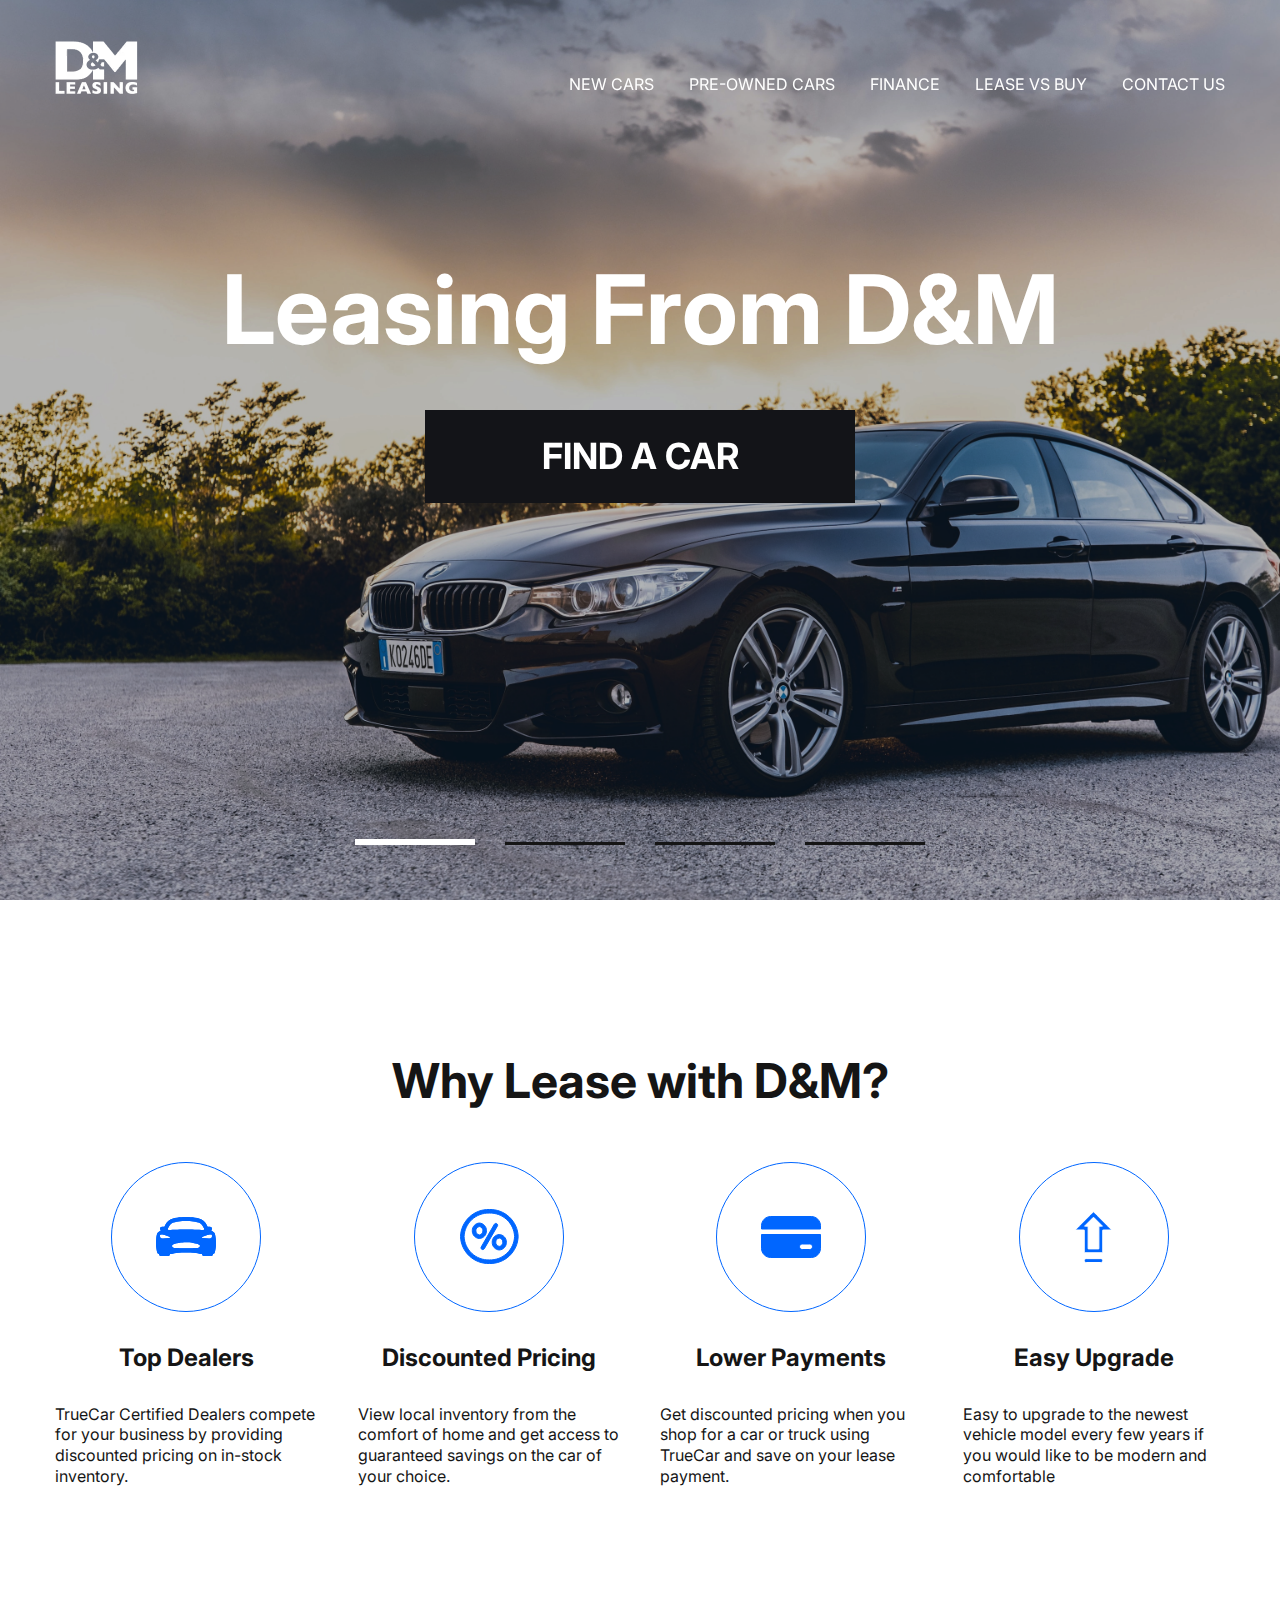
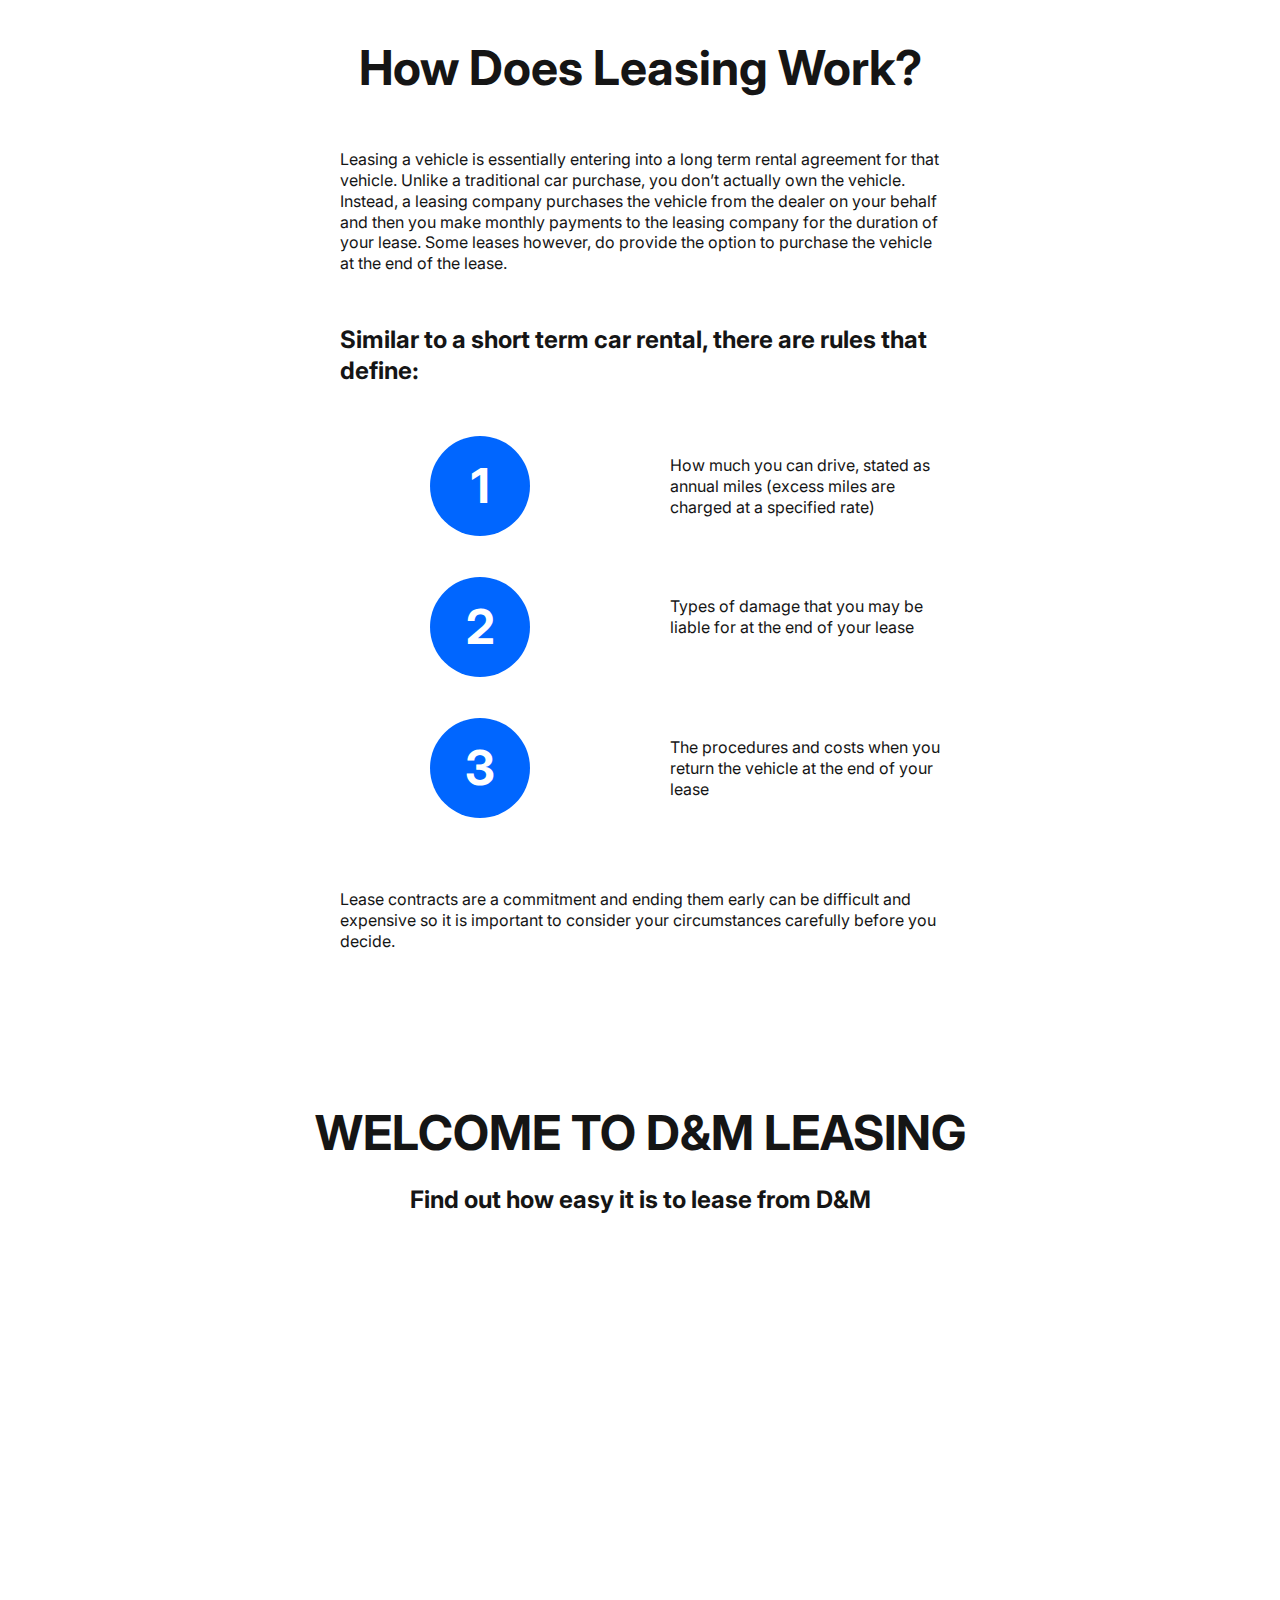
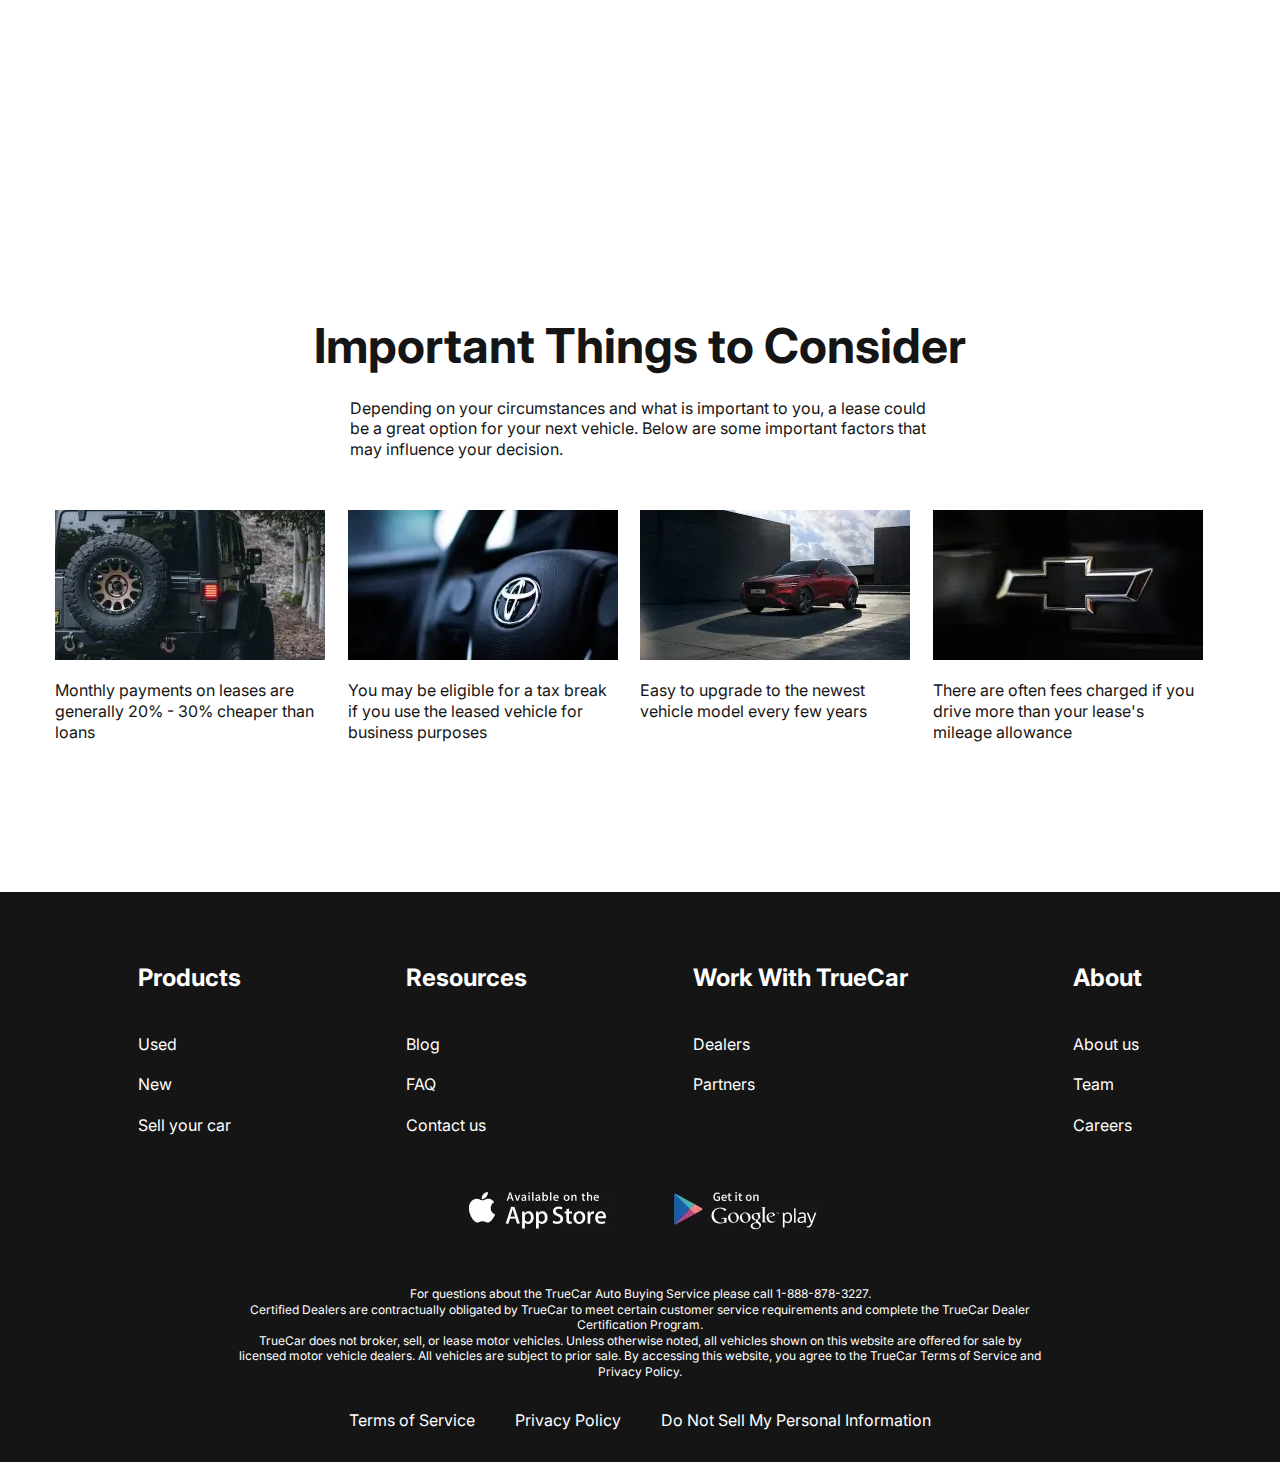
<file: index.html>
<!DOCTYPE html><html lang="en"><head><meta charset="UTF-8"/><meta http-equiv="X-UA-Compatible" content="IE=edge"/><meta name="viewport" content="width=device-width, initial-scale=1.0"/><title>CARS</title><link rel="stylesheet" href="https://cdn.jsdelivr.net/npm/swiper@10/swiper-bundle.min.css"/><link rel="stylesheet" href="./css/common.css"/><link rel="stylesheet" href="./css/main.css"/></head><body><header class="header header-main"><div class="container"><div class="header__inner"><a class="logo" href="./index.html"><picture><source srcset="./img/icons/logo.webp" type="image/webp"><img src="./img/icons/logo.png" alt="Logotipe"></picture></a><nav class="menu"> <button class="menu__btn"><span></span><span></span><span></span></button><ul class="menu__list"><li class="menu__list-item"><a href="./new-cars.html" class="menu__list-link">NEW CARS</a></li><li class="menu__list-item"><a href="#" class="menu__list-link">PRE-OWNED CARS</a></li><li class="menu__list-item"><a href="#" class="menu__list-link">FINANCE</a></li><li class="menu__list-item"><a href="#" class="menu__list-link">LEASE VS BUY</a></li><li class="menu__list-item"><a href="./contacts.html" class="menu__list-link">CONTACT US</a></li></ul></nav></div></div></header><main class="main"><section class="top"><div class="container"><h1 class="title">Leasing From D&M</h1> <a href="#" class="top__link">FIND A CAR</a></div></section><div class="slider"><div class="swiper"><div class="swiper-wrapper"><div class="swiper-slide img__bg" style="background-image: url('./img/icons/car.png') "></div><div class="swiper-slide img__bg" style="background-image: url('./img/icons/car4.jpg') "></div><div class="swiper-slide img__bg" style="background-image: url('./img/icons/car2.jpg') "></div><div class="swiper-slide img__bg" style="background-image: url('./img/icons/car3.jpg') "></div> ...</div><div class="swiper-pagination"></div></div></div><section class="why-lease"><div class="container"><h2 class="section-title"> Why Lease with D&M?</h2><ul class="why-lease__list"><li class="why-lease__item"><picture><source srcset="./img/icons/dealers.svg" type="image/webp"><img src="./img/icons/dealers.svg" alt="img" class="why-lease__item-img"></picture><h3 class=" why-lease__item-title"> Top Dealers</h3><p class=" why-lease__item-text"> TrueCar Certified Dealers compete for your business by providing discounted pricing on in-stock inventory.</p></li><li class="why-lease__item"><picture><source srcset="./img/icons/discount.svg" type="image/webp"><img src="./img/icons/discount.svg" alt="img" class="why-lease__item-img"></picture><h3 class=" why-lease__item-title"> Discounted Pricing</h3><p class=" why-lease__item-text"> View local inventory from the comfort of home and get access to guaranteed savings on the car of your choice.</p></li><li class="why-lease__item"><picture><source srcset="./img/icons/payment.svg" type="image/webp"><img src="./img/icons/payment.svg" alt="img" class="why-lease__item-img"></picture><h3 class=" why-lease__item-title"> Lower Payments</h3><p class=" why-lease__item-text"> Get discounted pricing when you shop for a car or truck using TrueCar and save on your lease payment.</p></li><li class="why-lease__item"><picture><source srcset="./img/icons/update.svg" type="image/webp"><img src="./img/icons/update.svg" alt="imb" class="why-lease__item-img"></picture><h3 class=" why-lease__item-title"> Easy Upgrade</h3><p class=" why-lease__item-text"> Easy to upgrade to the newest vehicle model every few years if you would like to be modern and comfortable</p></li></ul></div></section><section class="how-does"><div class="container"><div class="how-does__inner"><h2 class="section-title"> How Does Leasing Work?</h2><p class=" how-does-text"> Leasing a vehicle is essentially entering into a long term rental agreement for that vehicle. Unlike a traditional car purchase, you don’t actually own the vehicle. Instead, a leasing company purchases the vehicle from the dealer on your behalf and then you make monthly payments to the leasing company for the duration of your lease. Some leases however, do provide the option to purchase the vehicle at the end of the lease.</p><h4 class="how-does-title"> Similar to a short term car rental, there are rules that define:</h4><ol class="how-does-list"><li class="how-does-item"> How much you can drive, stated as annual miles (excess miles are charged at a specified rate)</li><li class="how-does-item"> Types of damage that you may be liable for at the end of your lease</li><li class="how-does-item"> The procedures and costs when you return the vehicle at the end of your lease</li></ol><p class=" how-does-text"> Lease contracts are a commitment and ending them early can be difficult and expensive so it is important to consider your circumstances carefully before you decide.</p></div></div></section><section class="video"><div class="container"><h2 class="section-title video__title"> WELCOME TO D&M LEASING</h2><p class="video__text"> Find out how easy it is to lease from D&M</p><iframe class="video__content" width="1000" height="500" src="https://www.youtube.com/embed/zwB3nrWU3gA" title="YouTube video player" frameborder="0" allow="accelerometer; autoplay; clipboard-write; encrypted-media; gyroscope; picture-in-picture; web-share" allowfullscreen></iframe></div></section><section class="important"><div class="container"><h2 class="section-title important__title"> Important Things to Consider</h2><p class="important__text"> Depending on your circumstances and what is important to you, a lease could be a great option for your next vehicle. Below are some important factors that may influence your decision.</p><ul class="important__list"><li class="important__item"><picture><source srcset="./img/icons/imp1.webp" type="image/webp"><img src="./img/icons/imp1.jpg" alt="" class="important__item-img"></picture><p class="important__item-text"> Monthly payments on leases are generally 20% - 30% cheaper than loans</p></li><li class="important__item"><picture><source srcset="./img/icons/imp2.webp" type="image/webp"><img src="./img/icons/imp2.jpg" alt="" class="important__item-img"></picture><p class="important__item-text"> You may be eligible for a tax break if you use the leased vehicle for business purposes</p></li><li class="important__item"><picture><source srcset="./img/icons/imp3.webp" type="image/webp"><img src="./img/icons/imp3.jpg" alt="" class="important__item-img"></picture><p class="important__item-text"> Easy to upgrade to the newest vehicle model every few years</p></li><li class="important__item"><picture><source srcset="./img/icons/imp4.webp" type="image/webp"><img src="./img/icons/imp4.jpg" alt="" class="important__item-img"></picture><p class="important__item-text"> There are often fees charged if you drive more than your lease's mileage allowance</p></li></ul></div></section></main><footer class="footer"><div class="container"><nav class="footer__menu"><ul class="footer__menu-list"><li class="footer__menu-item"><p class="footer__menu-title">Products</p></li><li class="footer__menu-item"> <a href="#" class="footer__menu-link">Used</a></li><li class="footer__menu-item"> <a href="#" class="footer__menu-link">New</a></li><li class="footer__menu-item"> <a href="#" class="footer__menu-link">Sell your car</a></li></ul><ul class="footer__menu-list"><li class="footer__menu-item"><p class="footer__menu-title">Resources</p></li><li class="footer__menu-item"> <a href="#" class="footer__menu-link">Blog</a></li><li class="footer__menu-item"> <a href="#" class="footer__menu-link">FAQ</a></li><li class="footer__menu-item"> <a href="#" class="footer__menu-link">Contact us</a></li></ul><ul class="footer__menu-list"><li class="footer__menu-item"><p class="footer__menu-title">Work With TrueCar</p></li><li class="footer__menu-item"> <a href="#" class="footer__menu-link">Dealers</a></li><li class="footer__menu-item"> <a href="#" class="footer__menu-link">Partners</a></li><li class="footer__menu-item"><a href="#" class="footer__menu-link"></a></li></ul><ul class="footer__menu-list"><li class="footer__menu-item"><p class="footer__menu-title">About</p></li><li class="footer__menu-item"> <a href="#" class="footer__menu-link">About us</a></li><li class="footer__menu-item"> <a href="#" class="footer__menu-link">Team</a></li><li class="footer__menu-item"> <a href="#" class="footer__menu-link">Careers</a></li></ul></nav><ul class="app"><li class="app__item"><a href="#" class="app__item-link"><picture><source srcset="./img/social/app-store.webp" type="image/webp"><img src="./img/social/app-store.png" alt=""></picture></a></li><li class="app__item"><a href="#" class="app__item-link"><picture><source srcset="./img/social/google-play.webp" type="image/webp"><img src="./img/social/google-play.png" alt=""></picture></a></li></ul><div class="footer__copy"><p class="footer__copy-text"> For questions about the TrueCar Auto Buying Service please call 1-888-878-3227.<br> Certified Dealers are contractually obligated by TrueCar to meet certain customer service requirements and complete the TrueCar Dealer Certification Program.</p><p class="footer__copy-text"> TrueCar does not broker, sell, or lease motor vehicles. Unless otherwise noted, all vehicles shown on this website are offered for sale by licensed motor vehicle dealers. All vehicles are subject to prior sale. By accessing this website, you agree to the TrueCar Terms of Service and Privacy Policy.</p></div><nav class="copy__nav"><ul class="copy__nav-list"><li class="copy__nav-item"><a href="#" class="copy__nav-link">Terms of Service</a></li><li class="copy__nav-item"><a href="#" class="copy__nav-link">Privacy Policy</a></li><li class="copy__nav-item"><a href="#" class="copy__nav-link">Do Not Sell My Personal Information</a></li></ul></nav></div></footer><script src="https://cdn.jsdelivr.net/npm/swiper@10/swiper-bundle.min.js"></script><script src="./js/index.bundle.js"></script></body></html>
</file>
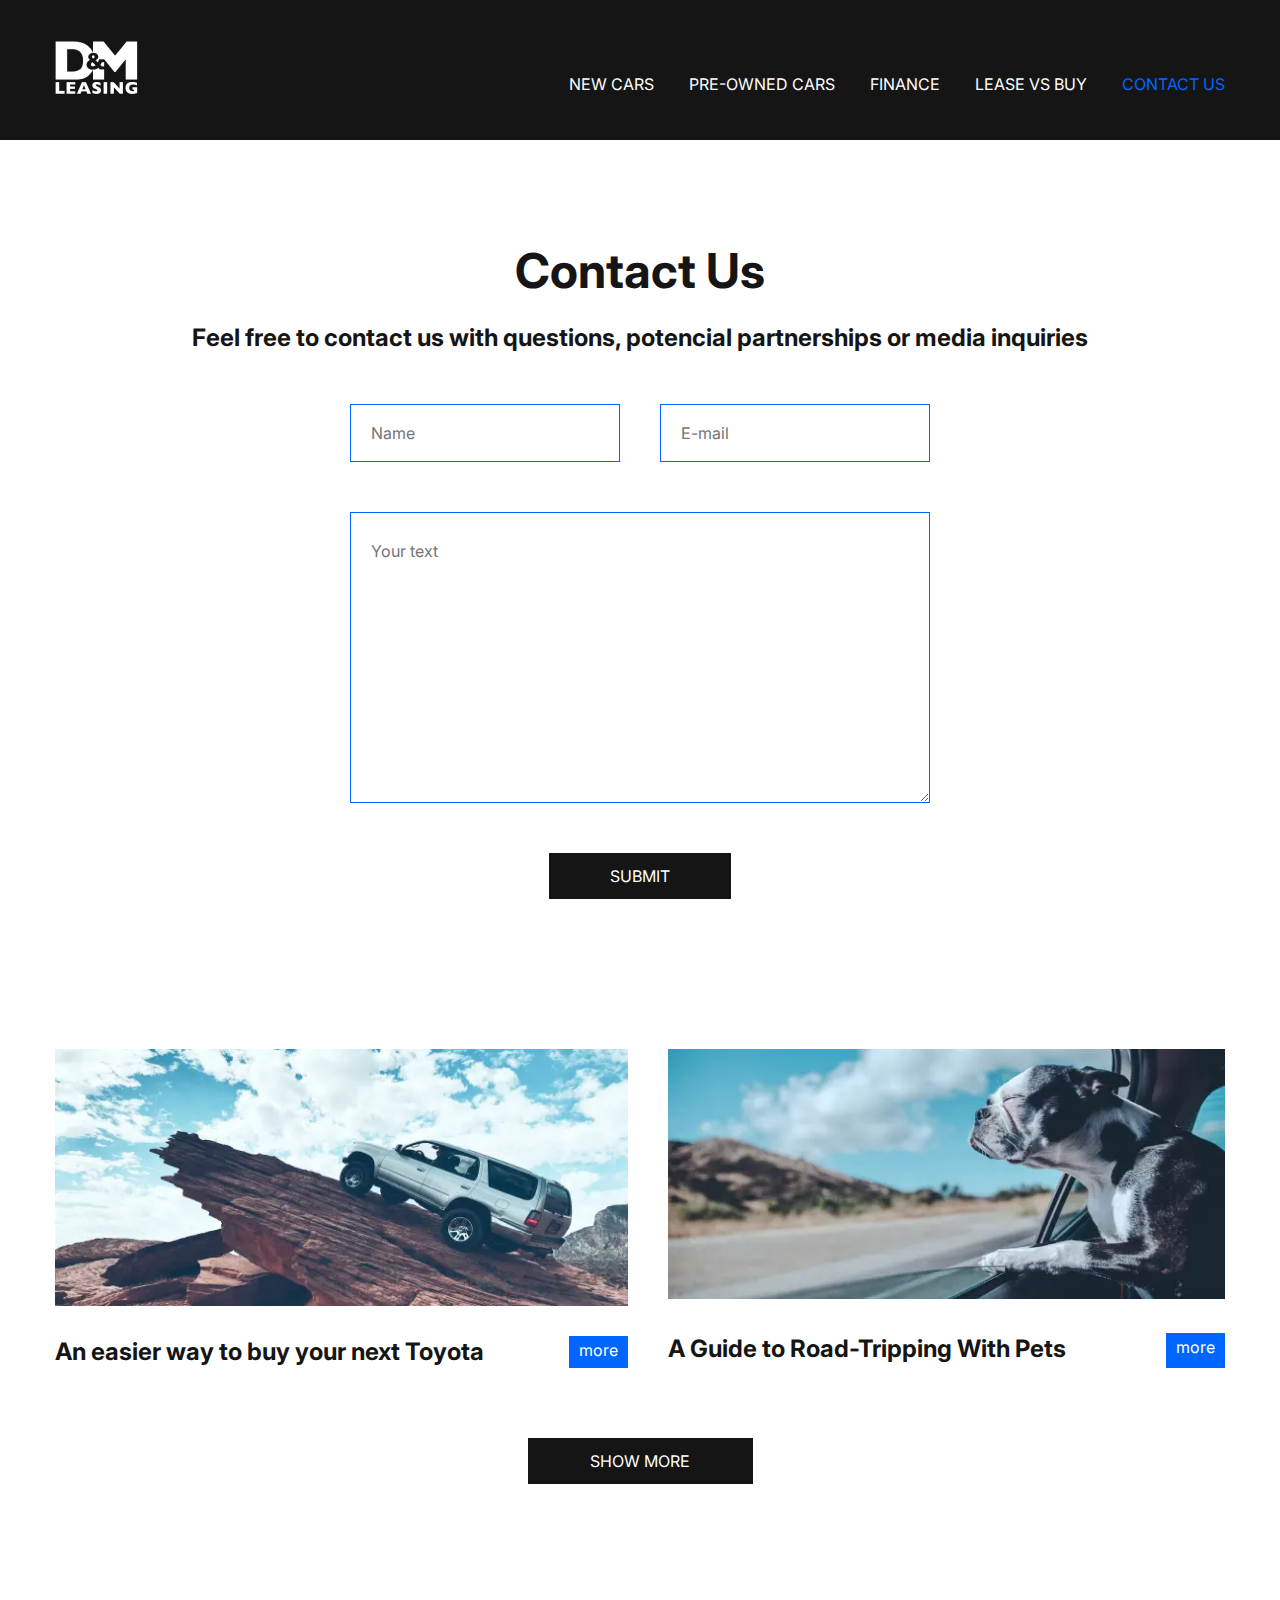
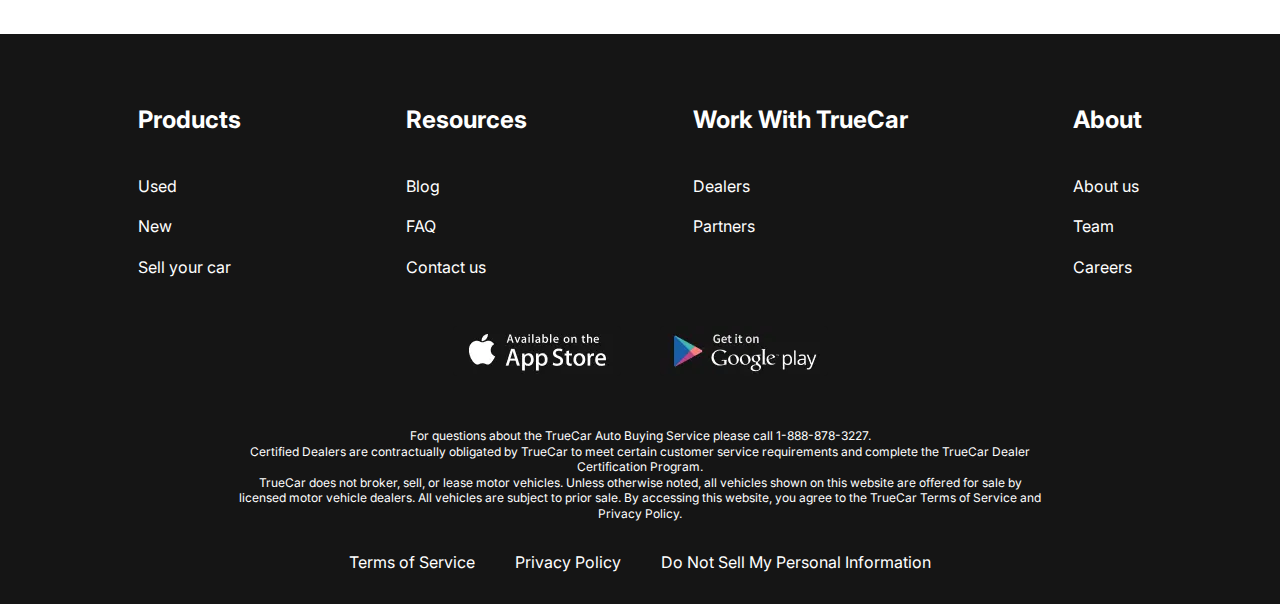
<file: contacts.html>
<!DOCTYPE html><html lang="en"><head><meta charset="UTF-8"/><meta http-equiv="X-UA-Compatible" content="IE=edge"/><meta name="viewport" content="width=device-width, initial-scale=1.0"/><title>CARS</title><link rel="stylesheet" href="./css/common.css"/><link rel="stylesheet" href="./css/contacts.css"/></head><body><header class="header"><div class="container"><div class="header__inner"><a class="logo" href="./index.html"><picture><source srcset="./img/icons/logo.webp" type="image/webp"><img src="./img/icons/logo.png" alt="Logotipe"></picture></a><nav class="menu"> <button class="menu__btn"><span></span><span></span><span></span></button><ul class="menu__list"><li class="menu__list-item"><a href="./new-cars.html" class="menu__list-link">NEW CARS</a></li><li class="menu__list-item"><a href="#" class="menu__list-link">PRE-OWNED CARS</a></li><li class="menu__list-item"><a href="#" class="menu__list-link">FINANCE</a></li><li class="menu__list-item"><a href="#" class="menu__list-link">LEASE VS BUY</a></li><li class="menu__list-item "><a href="#" class="menu__list-link menu__list-link-active">CONTACT US</a></li></ul></nav></div></div></header><section class="contacts"><div class="container"><h2 class="contacts__title"> Contact Us</h2><p class="contacts__text"> Feel free to contact us with questions, potencial partnerships or media inquiries</p><form class="form" action="#"> <input type="text" class="form__input" placeholder="Name"> <input type="email" class="form__input" placeholder="E-mail"><textarea class="form__textarea" placeholder="Your text"></textarea> <button type="submit" class="form__button">SUBMIT</button></form></div></section><section class="blog"><div class="container"><div class="blog__items"><div class="blog__item"><picture><source srcset="./img/icons/blog1.webp" type="image/webp"><img src="./img/icons/blog1.jpg" alt="car" class="blog__item-img"></picture><h3 class="blog__item-title">An easier way to buy your next Toyota</h3> <a href="#" class="blog__item-link">more</a></div><div class="blog__item"><picture><source srcset="./img/icons/blog2.webp" type="image/webp"><img src="./img/icons/blog2.jpg" alt="car" class="blog__item-img"></picture><h3 class="blog__item-title">A Guide to Road-Tripping With Pets</h3> <a href="#" class="blog__item-link">more</a></div></div> <a class="showmore__link" href="#">SHOW MORE</a></div></section><footer class="footer"><div class="container"><nav class="footer__menu"><ul class="footer__menu-list"><li class="footer__menu-item"><p class="footer__menu-title">Products</p></li><li class="footer__menu-item"> <a href="#" class="footer__menu-link">Used</a></li><li class="footer__menu-item"> <a href="#" class="footer__menu-link">New</a></li><li class="footer__menu-item"> <a href="#" class="footer__menu-link">Sell your car</a></li></ul><ul class="footer__menu-list"><li class="footer__menu-item"><p class="footer__menu-title">Resources</p></li><li class="footer__menu-item"> <a href="#" class="footer__menu-link">Blog</a></li><li class="footer__menu-item"> <a href="#" class="footer__menu-link">FAQ</a></li><li class="footer__menu-item"> <a href="#" class="footer__menu-link">Contact us</a></li></ul><ul class="footer__menu-list"><li class="footer__menu-item"><p class="footer__menu-title">Work With TrueCar</p></li><li class="footer__menu-item"> <a href="#" class="footer__menu-link">Dealers</a></li><li class="footer__menu-item"> <a href="#" class="footer__menu-link">Partners</a></li><li class="footer__menu-item"><a href="#" class="footer__menu-link"></a></li></ul><ul class="footer__menu-list"><li class="footer__menu-item"><p class="footer__menu-title">About</p></li><li class="footer__menu-item"> <a href="#" class="footer__menu-link">About us</a></li><li class="footer__menu-item"> <a href="#" class="footer__menu-link">Team</a></li><li class="footer__menu-item"> <a href="#" class="footer__menu-link">Careers</a></li></ul></nav><ul class="app"><li class="app__item"><a href="#" class="app__item-link"><picture><source srcset="./img/social/app-store.webp" type="image/webp"><img src="./img/social/app-store.png" alt=""></picture></a></li><li class="app__item"><a href="#" class="app__item-link"><picture><source srcset="./img/social/google-play.webp" type="image/webp"><img src="./img/social/google-play.png" alt=""></picture></a></li></ul><div class="footer__copy"><p class="footer__copy-text"> For questions about the TrueCar Auto Buying Service please call 1-888-878-3227.<br> Certified Dealers are contractually obligated by TrueCar to meet certain customer service requirements and complete the TrueCar Dealer Certification Program.</p><p class="footer__copy-text"> TrueCar does not broker, sell, or lease motor vehicles. Unless otherwise noted, all vehicles shown on this website are offered for sale by licensed motor vehicle dealers. All vehicles are subject to prior sale. By accessing this website, you agree to the TrueCar Terms of Service and Privacy Policy.</p></div><nav class="copy__nav"><ul class="copy__nav-list"><li class="copy__nav-item"><a href="#" class="copy__nav-link">Terms of Service</a></li><li class="copy__nav-item"><a href="#" class="copy__nav-link">Privacy Policy</a></li><li class="copy__nav-item"><a href="#" class="copy__nav-link">Do Not Sell My Personal Information</a></li></ul></nav></div></footer><script src="./js/contacts.bundle.js"></script></body></html>
</file>
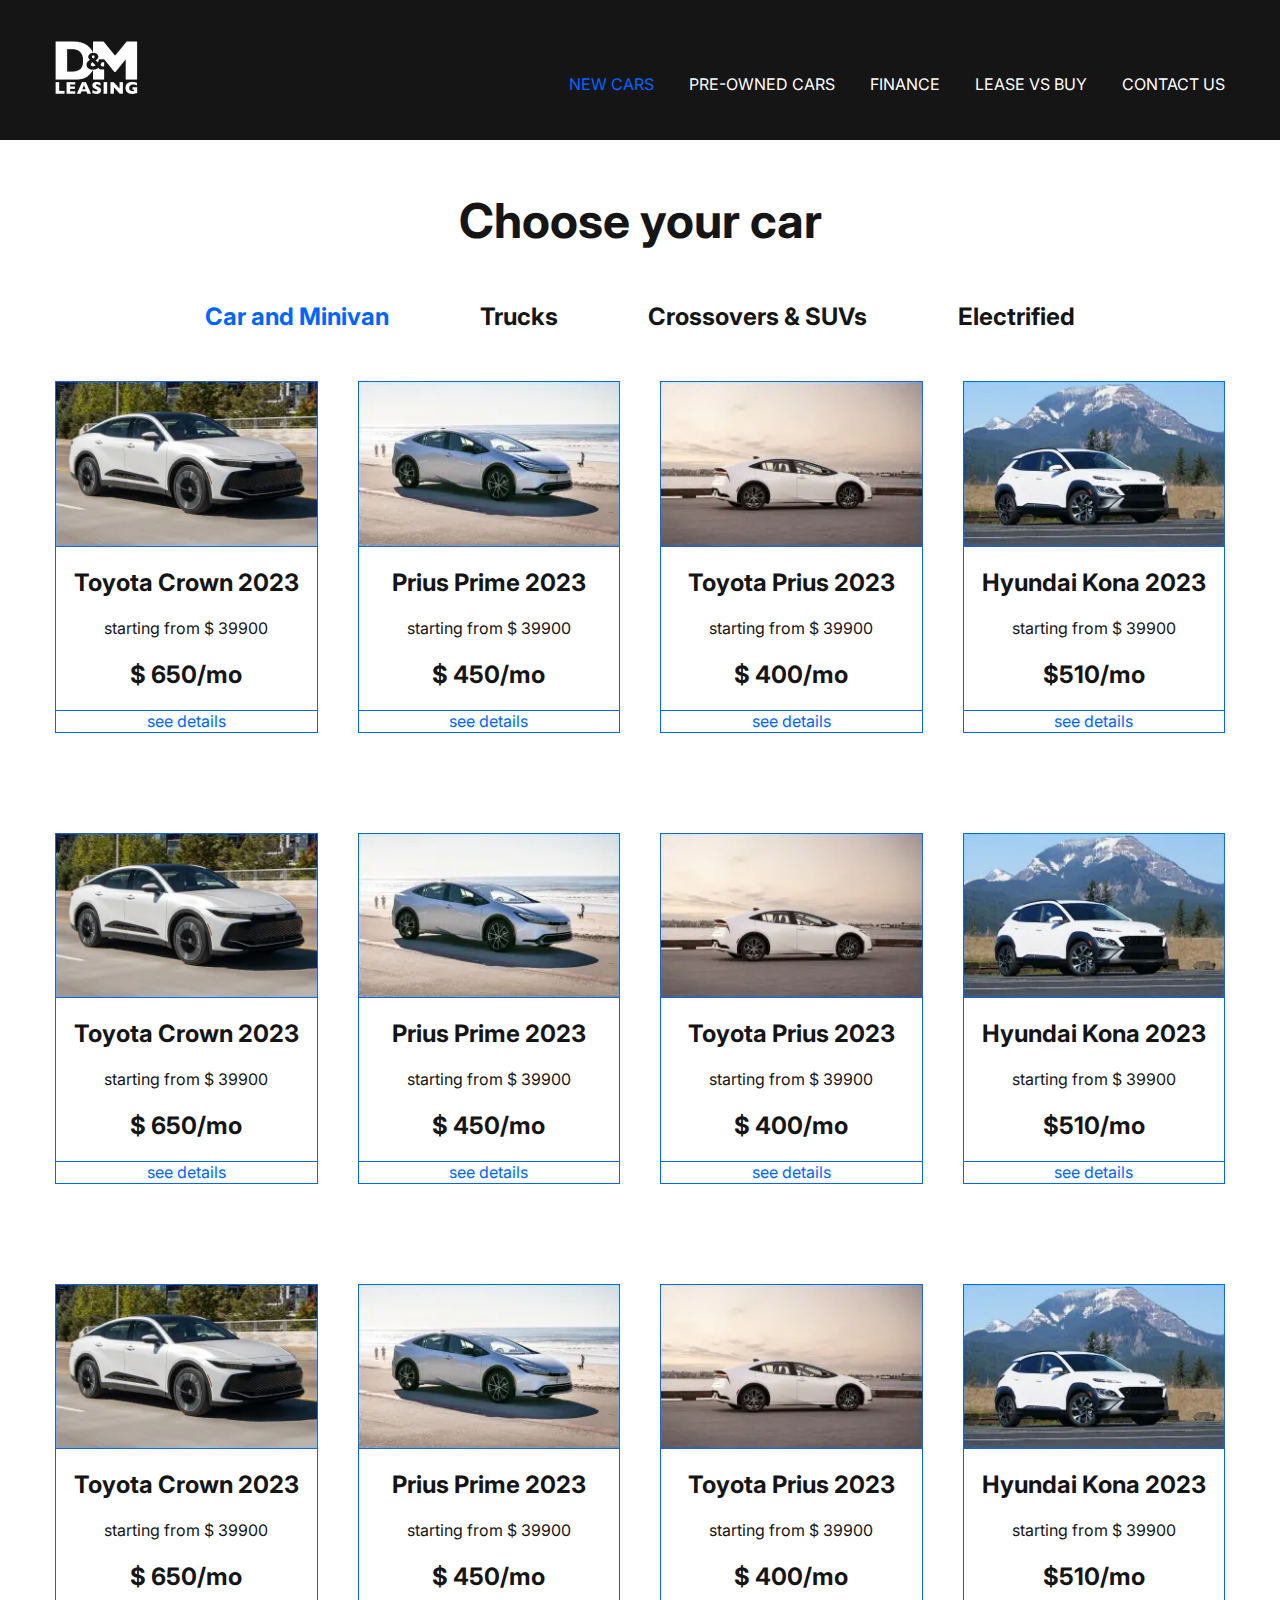
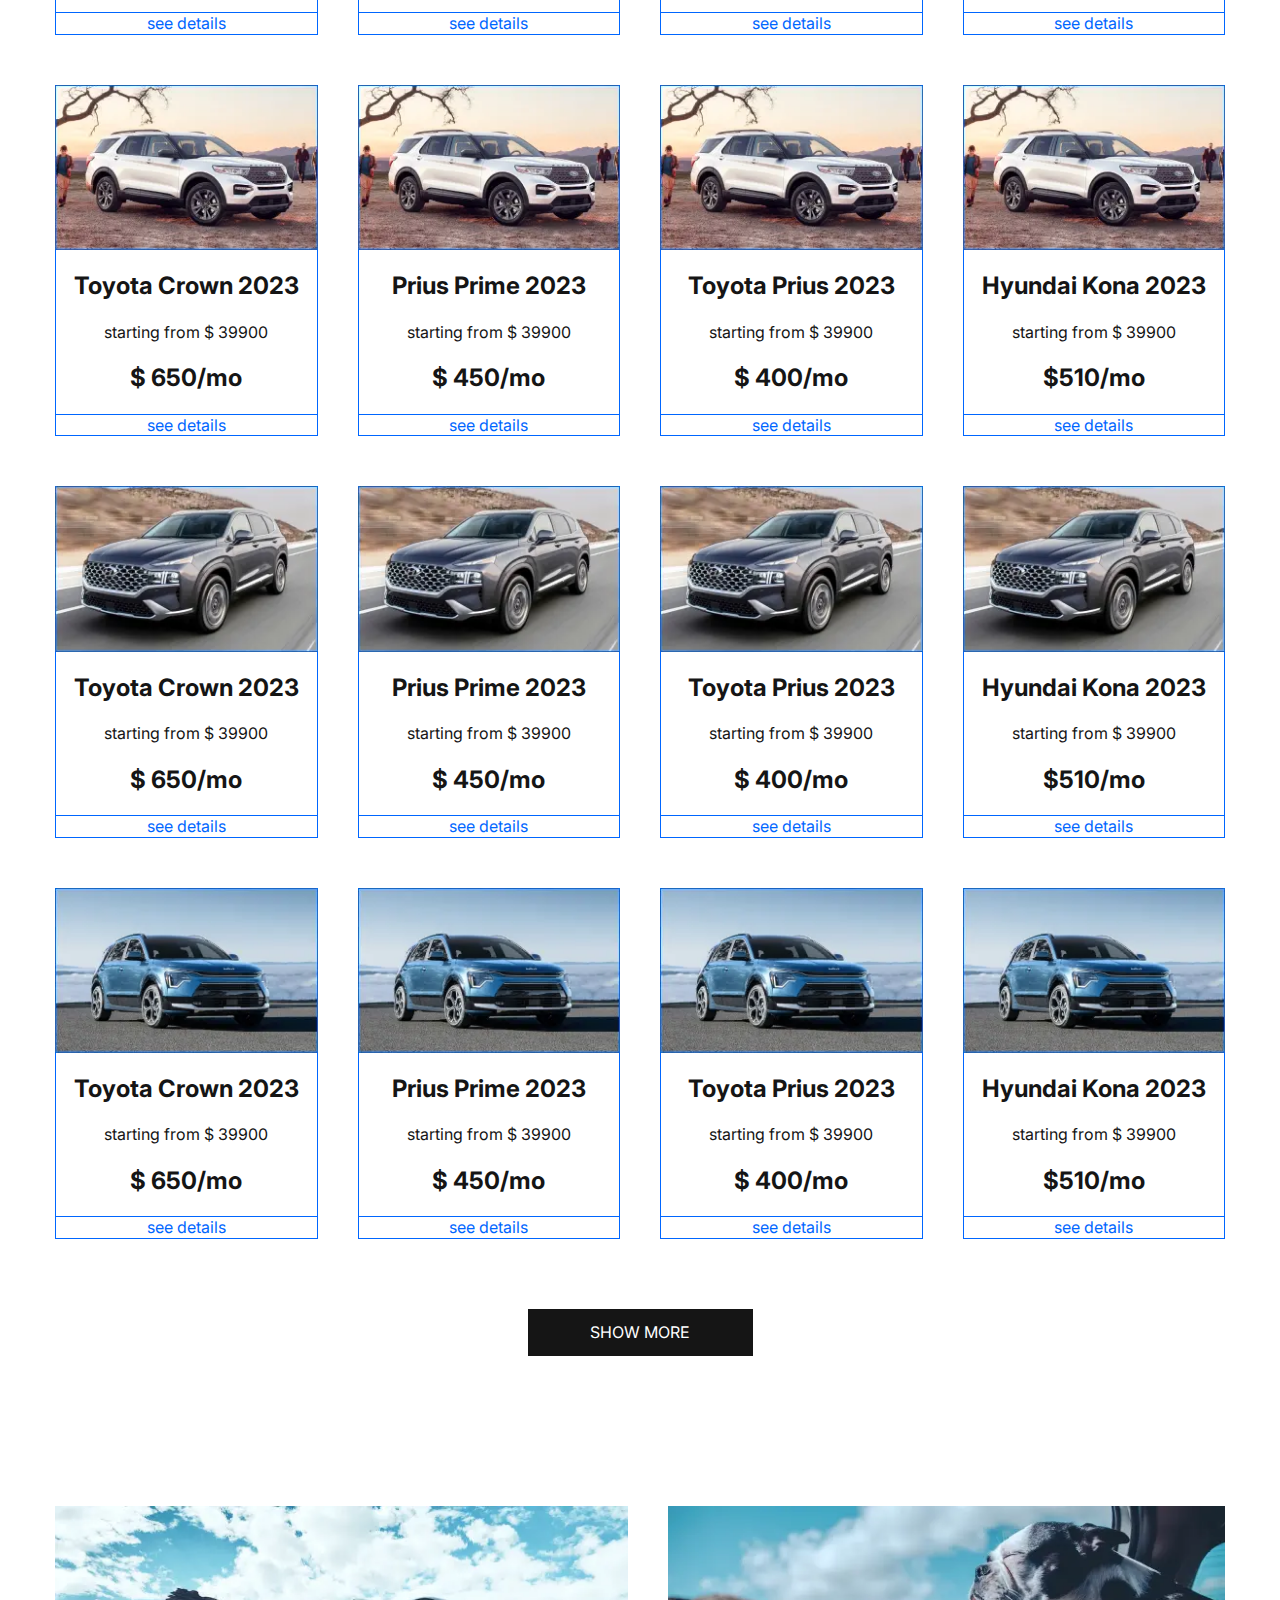
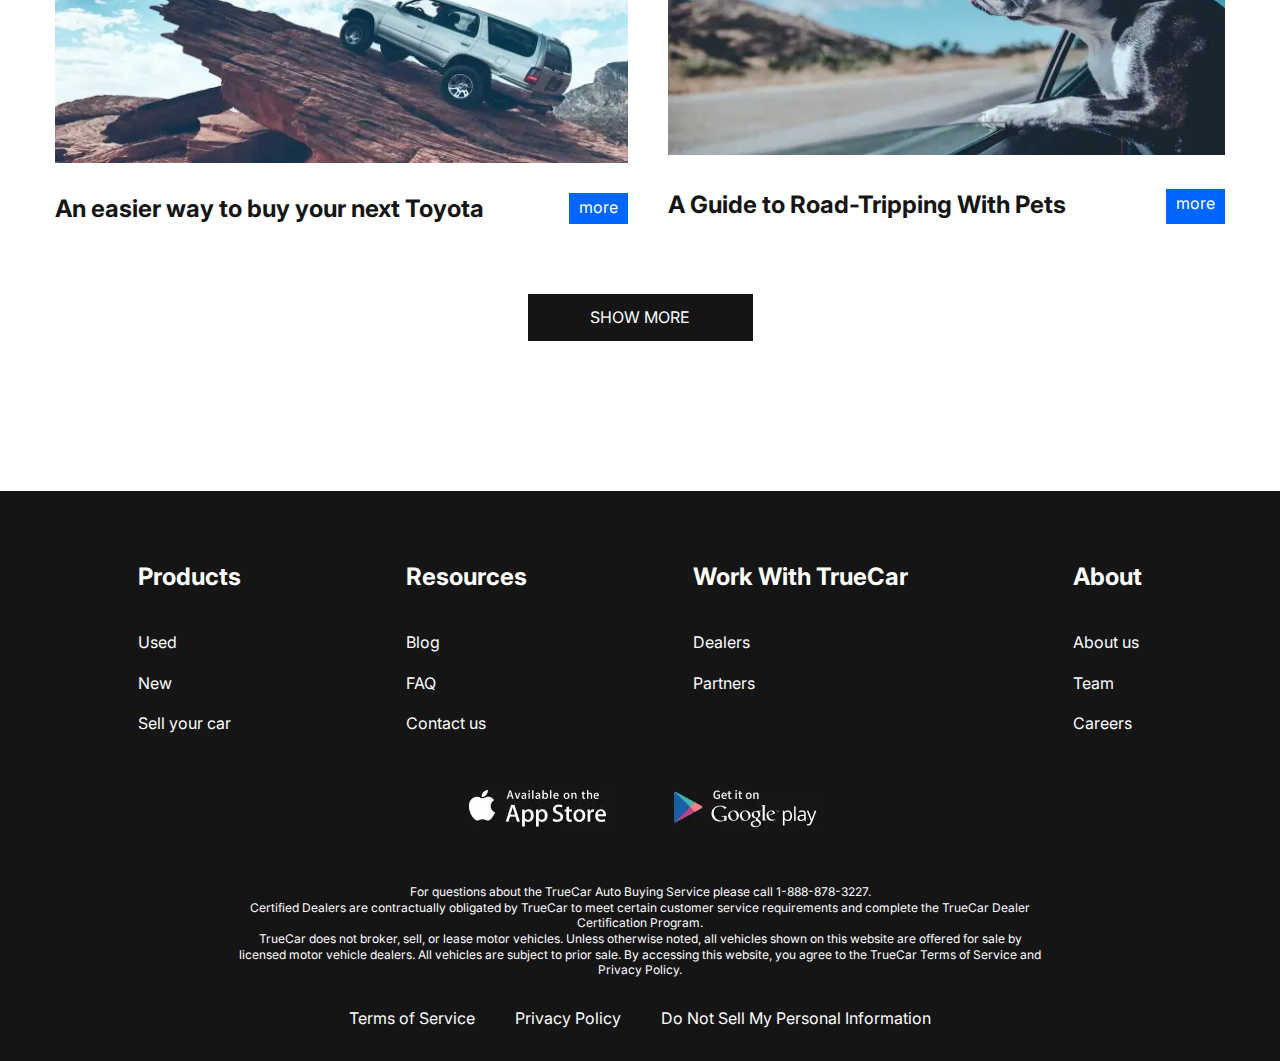
<file: new-cars.html>
<!DOCTYPE html><html lang="en"><head><meta charset="UTF-8"/><meta http-equiv="X-UA-Compatible" content="IE=edge"/><meta name="viewport" content="width=device-width, initial-scale=1.0"/><title>CARS</title><link rel="stylesheet" href="./css/common.css"/><link rel="stylesheet" href="./css/new-cars.css"/></head><body><header class="header "><div class="container"><div class="header__inner"><a class="logo" href="./index.html"><picture><source srcset="./img/icons/logo.webp" type="image/webp"><img src="./img/icons/logo.png" alt="Logotipe"></picture></a><nav class="menu"> <button class="menu__btn"><span></span><span></span><span></span></button><ul class="menu__list"><li class="menu__list-item"><a href="#" class="menu__list-link menu__list-link-active">NEW CARS</a></li><li class="menu__list-item"><a href="#" class="menu__list-link">PRE-OWNED CARS</a></li><li class="menu__list-item"><a href="#" class="menu__list-link">FINANCE</a></li><li class="menu__list-item"><a href="#" class="menu__list-link">LEASE VS BUY</a></li><li class="menu__list-item"><a href="./contacts.html" class="menu__list-link">CONTACT US</a></li></ul></nav></div></div></header><section class="choose"><div class="container"><h2 class="section-title">Choose your car</h2><div class="tabs"><div class="tabs__btn"> <button class="tabs__btn-item tabs__btn-item-active" data-button='content-1'>Car and Minivan</button> <button class="tabs__btn-item " data-button='content-2'>Trucks</button> <button class="tabs__btn-item " data-button='content-3'>Crossovers & SUVs</button> <button class="tabs__btn-item " data-button='content-4'>Electrified</button></div></div><div class="tabs__content"><div class="tabs__content-item tabs__content-item-active" id='content-1'><div class="card"><picture><source srcset="./img/icons/card1.webp" type="image/webp"><img src="./img/icons/card1.jpg" alt="card1" class="card__img"></picture><div class="card__content"><h4 class="card__title">Toyota Crown 2023</h4><p class="card__text">starting from $ 39900</p><p class="card__price">$ 650/mo</p></div> <a href="#" class="card__link">see details</a></div><div class="card"><picture><source srcset="./img/icons/card2.webp" type="image/webp"><img src="./img/icons/card2.jpg" alt="card1" class="card__img"></picture><div class="card__content"><h4 class="card__title">Prius Prime 2023</h4><p class="card__text">starting from $ 39900</p><p class="card__price"> $ 450/mo</p></div> <a href="#" class="card__link">see details</a></div><div class="card"><picture><source srcset="./img/icons/card3.webp" type="image/webp"><img src="./img/icons/card3.jpg" alt="card2" class="card__img"></picture><div class="card__content"><h4 class="card__title">Toyota Prius 2023</h4><p class="card__text">starting from $ 39900</p><p class="card__price"> $ 400/mo</p></div> <a href="#" class="card__link">see details</a></div><div class="card"><picture><source srcset="./img/icons/card4.webp" type="image/webp"><img src="./img/icons/card4.jpg" alt="card3" class="card__img"></picture><div class="card__content"><h4 class="card__title">Hyundai Kona 2023</h4><p class="card__text">starting from $ 39900</p><p class="card__price">$510/mo</p></div> <a href="#" class="card__link">see details</a></div><div class="card"><picture><source srcset="./img/icons/card1.webp" type="image/webp"><img src="./img/icons/card1.jpg" alt="card1" class="card__img"></picture><div class="card__content"><h4 class="card__title">Toyota Crown 2023</h4><p class="card__text">starting from $ 39900</p><p class="card__price">$ 650/mo</p></div> <a href="#" class="card__link">see details</a></div><div class="card"><picture><source srcset="./img/icons/card2.webp" type="image/webp"><img src="./img/icons/card2.jpg" alt="card1" class="card__img"></picture><div class="card__content"><h4 class="card__title">Prius Prime 2023</h4><p class="card__text">starting from $ 39900</p><p class="card__price"> $ 450/mo</p></div> <a href="#" class="card__link">see details</a></div><div class="card"><picture><source srcset="./img/icons/card3.webp" type="image/webp"><img src="./img/icons/card3.jpg" alt="card2" class="card__img"></picture><div class="card__content"><h4 class="card__title">Toyota Prius 2023</h4><p class="card__text">starting from $ 39900</p><p class="card__price"> $ 400/mo</p></div> <a href="#" class="card__link">see details</a></div><div class="card"><picture><source srcset="./img/icons/card4.webp" type="image/webp"><img src="./img/icons/card4.jpg" alt="card3" class="card__img"></picture><div class="card__content"><h4 class="card__title">Hyundai Kona 2023</h4><p class="card__text">starting from $ 39900</p><p class="card__price">$510/mo</p></div> <a href="#" class="card__link">see details</a></div><div class="card"><picture><source srcset="./img/icons/card1.webp" type="image/webp"><img src="./img/icons/card1.jpg" alt="card1" class="card__img"></picture><div class="card__content"><h4 class="card__title">Toyota Crown 2023</h4><p class="card__text">starting from $ 39900</p><p class="card__price">$ 650/mo</p></div> <a href="#" class="card__link">see details</a></div><div class="card"><picture><source srcset="./img/icons/card2.webp" type="image/webp"><img src="./img/icons/card2.jpg" alt="card1" class="card__img"></picture><div class="card__content"><h4 class="card__title">Prius Prime 2023</h4><p class="card__text">starting from $ 39900</p><p class="card__price"> $ 450/mo</p></div> <a href="#" class="card__link">see details</a></div><div class="card"><picture><source srcset="./img/icons/card3.webp" type="image/webp"><img src="./img/icons/card3.jpg" alt="card2" class="card__img"></picture><div class="card__content"><h4 class="card__title">Toyota Prius 2023</h4><p class="card__text">starting from $ 39900</p><p class="card__price"> $ 400/mo</p></div> <a href="#" class="card__link">see details</a></div><div class="card"><picture><source srcset="./img/icons/card4.webp" type="image/webp"><img src="./img/icons/card4.jpg" alt="card3" class="card__img"></picture><div class="card__content"><h4 class="card__title">Hyundai Kona 2023</h4><p class="card__text">starting from $ 39900</p><p class="card__price">$510/mo</p></div> <a href="#" class="card__link">see details</a></div></div><div class="tabs__content-item " id='content-2'><div class="card"><picture><source srcset="./img/icons/card5.webp" type="image/webp"><img src="./img/icons/card5.jpg" alt="card1" class="card__img"></picture><div class="card__content"><h4 class="card__title">Toyota Crown 2023</h4><p class="card__text">starting from $ 39900</p><p class="card__price">$ 650/mo</p></div> <a href="#" class="card__link">see details</a></div><div class="card"><picture><source srcset="./img/icons/card5.webp" type="image/webp"><img src="./img/icons/card5.jpg" alt="card1" class="card__img"></picture><div class="card__content"><h4 class="card__title">Prius Prime 2023</h4><p class="card__text">starting from $ 39900</p><p class="card__price"> $ 450/mo</p></div> <a href="#" class="card__link">see details</a></div><div class="card"><picture><source srcset="./img/icons/card5.webp" type="image/webp"><img src="./img/icons/card5.jpg" alt="card2" class="card__img"></picture><div class="card__content"><h4 class="card__title">Toyota Prius 2023</h4><p class="card__text">starting from $ 39900</p><p class="card__price"> $ 400/mo</p></div> <a href="#" class="card__link">see details</a></div><div class="card"><picture><source srcset="./img/icons/card5.webp" type="image/webp"><img src="./img/icons/card5.jpg" alt="card3" class="card__img"></picture><div class="card__content"><h4 class="card__title">Hyundai Kona 2023</h4><p class="card__text">starting from $ 39900</p><p class="card__price">$510/mo</p></div> <a href="#" class="card__link">see details</a></div></div><div class="tabs__content-item " id='content-3'><div class="card"><picture><source srcset="./img/icons/card6.webp" type="image/webp"><img src="./img/icons/card6.jpg" alt="card1" class="card__img"></picture><div class="card__content"><h4 class="card__title">Toyota Crown 2023</h4><p class="card__text">starting from $ 39900</p><p class="card__price">$ 650/mo</p></div> <a href="#" class="card__link">see details</a></div><div class="card"><picture><source srcset="./img/icons/card6.webp" type="image/webp"><img src="./img/icons/card6.jpg" alt="card1" class="card__img"></picture><div class="card__content"><h4 class="card__title">Prius Prime 2023</h4><p class="card__text">starting from $ 39900</p><p class="card__price"> $ 450/mo</p></div> <a href="#" class="card__link">see details</a></div><div class="card"><picture><source srcset="./img/icons/card6.webp" type="image/webp"><img src="./img/icons/card6.jpg" alt="card2" class="card__img"></picture><div class="card__content"><h4 class="card__title">Toyota Prius 2023</h4><p class="card__text">starting from $ 39900</p><p class="card__price"> $ 400/mo</p></div> <a href="#" class="card__link">see details</a></div><div class="card"><picture><source srcset="./img/icons/card6.webp" type="image/webp"><img src="./img/icons/card6.jpg" alt="card3" class="card__img"></picture><div class="card__content"><h4 class="card__title">Hyundai Kona 2023</h4><p class="card__text">starting from $ 39900</p><p class="card__price">$510/mo</p></div> <a href="#" class="card__link">see details</a></div></div><div class="tabs__content-item " id='content-4'><div class="card"><picture><source srcset="./img/icons/card7.webp" type="image/webp"><img src="./img/icons/card7.jpg" alt="card1" class="card__img"></picture><div class="card__content"><h4 class="card__title">Toyota Crown 2023</h4><p class="card__text">starting from $ 39900</p><p class="card__price">$ 650/mo</p></div> <a href="#" class="card__link">see details</a></div><div class="card"><picture><source srcset="./img/icons/card7.webp" type="image/webp"><img src="./img/icons/card7.jpg" alt="card1" class="card__img"></picture><div class="card__content"><h4 class="card__title">Prius Prime 2023</h4><p class="card__text">starting from $ 39900</p><p class="card__price"> $ 450/mo</p></div> <a href="#" class="card__link">see details</a></div><div class="card"><picture><source srcset="./img/icons/card7.webp" type="image/webp"><img src="./img/icons/card7.jpg" alt="card2" class="card__img"></picture><div class="card__content"><h4 class="card__title">Toyota Prius 2023</h4><p class="card__text">starting from $ 39900</p><p class="card__price"> $ 400/mo</p></div> <a href="#" class="card__link">see details</a></div><div class="card"><picture><source srcset="./img/icons/card7.webp" type="image/webp"><img src="./img/icons/card7.jpg" alt="card3" class="card__img"></picture><div class="card__content"><h4 class="card__title">Hyundai Kona 2023</h4><p class="card__text">starting from $ 39900</p><p class="card__price">$510/mo</p></div> <a href="#" class="card__link">see details</a></div></div></div> <a class="showmore__link" href="#">SHOW MORE</a></div></section><section class="blog"><div class="container"><div class="blog__items"><div class="blog__item"><picture><source srcset="./img/icons/blog1.webp" type="image/webp"><img src="./img/icons/blog1.jpg" alt="car" class="blog__item-img"></picture><h3 class="blog__item-title">An easier way to buy your next Toyota</h3> <a href="#" class="blog__item-link">more</a></div><div class="blog__item"><picture><source srcset="./img/icons/blog2.webp" type="image/webp"><img src="./img/icons/blog2.jpg" alt="car" class="blog__item-img"></picture><h3 class="blog__item-title">A Guide to Road-Tripping With Pets</h3> <a href="#" class="blog__item-link">more</a></div></div> <a class="showmore__link" href="#">SHOW MORE</a></div></section><footer class="footer"><div class="container"><nav class="footer__menu"><ul class="footer__menu-list"><li class="footer__menu-item"><p class="footer__menu-title">Products</p></li><li class="footer__menu-item"> <a href="#" class="footer__menu-link">Used</a></li><li class="footer__menu-item"> <a href="#" class="footer__menu-link">New</a></li><li class="footer__menu-item"> <a href="#" class="footer__menu-link">Sell your car</a></li></ul><ul class="footer__menu-list"><li class="footer__menu-item"><p class="footer__menu-title">Resources</p></li><li class="footer__menu-item"> <a href="#" class="footer__menu-link">Blog</a></li><li class="footer__menu-item"> <a href="#" class="footer__menu-link">FAQ</a></li><li class="footer__menu-item"> <a href="#" class="footer__menu-link">Contact us</a></li></ul><ul class="footer__menu-list"><li class="footer__menu-item"><p class="footer__menu-title">Work With TrueCar</p></li><li class="footer__menu-item"> <a href="#" class="footer__menu-link">Dealers</a></li><li class="footer__menu-item"> <a href="#" class="footer__menu-link">Partners</a></li><li class="footer__menu-item"><a href="#" class="footer__menu-link"></a></li></ul><ul class="footer__menu-list"><li class="footer__menu-item"><p class="footer__menu-title">About</p></li><li class="footer__menu-item"> <a href="#" class="footer__menu-link">About us</a></li><li class="footer__menu-item"> <a href="#" class="footer__menu-link">Team</a></li><li class="footer__menu-item"> <a href="#" class="footer__menu-link">Careers</a></li></ul></nav><ul class="app"><li class="app__item"><a href="#" class="app__item-link"><picture><source srcset="./img/social/app-store.webp" type="image/webp"><img src="./img/social/app-store.png" alt=""></picture></a></li><li class="app__item"><a href="#" class="app__item-link"><picture><source srcset="./img/social/google-play.webp" type="image/webp"><img src="./img/social/google-play.png" alt=""></picture></a></li></ul><div class="footer__copy"><p class="footer__copy-text"> For questions about the TrueCar Auto Buying Service please call 1-888-878-3227.<br> Certified Dealers are contractually obligated by TrueCar to meet certain customer service requirements and complete the TrueCar Dealer Certification Program.</p><p class="footer__copy-text"> TrueCar does not broker, sell, or lease motor vehicles. Unless otherwise noted, all vehicles shown on this website are offered for sale by licensed motor vehicle dealers. All vehicles are subject to prior sale. By accessing this website, you agree to the TrueCar Terms of Service and Privacy Policy.</p></div><nav class="copy__nav"><ul class="copy__nav-list"><li class="copy__nav-item"><a href="#" class="copy__nav-link">Terms of Service</a></li><li class="copy__nav-item"><a href="#" class="copy__nav-link">Privacy Policy</a></li><li class="copy__nav-item"><a href="#" class="copy__nav-link">Do Not Sell My Personal Information</a></li></ul></nav></div></footer><script src="./js/newCars.bundle.js"></script></body></html>
</file>
<file: css/common.css>
@import url(https://fonts.googleapis.com/css?family=Inter:regular,700);*{padding:0;margin:0;border:0}*,::after,::before{box-sizing:border-box}a,a:hover,a:link,a:visited{text-decoration:none}aside,footer,header,legend,main,nav,section{display:block}h1,h2,h3,h4,h5,h6,p{font-size:inherit;font-weight:inherit}ul,ul li{list-style:none}img{vertical-align:top}img,svg{max-width:100%;height:auto}address{font-style:normal}input,select,textarea{background-color:transparent}button,input,select,textarea{font-family:inherit;font-size:inherit;color:inherit}input::-ms-clear{display:none}button,input[type=submit]{display:inline-block;box-shadow:none;background-color:transparent;background:0 0;cursor:pointer}button:active,button:focus,input:active,input:focus{outline:0}button::-moz-focus-inner{padding:0;border:0}label{cursor:pointer}html{scroll-behavior:smooth}body{color:#151515;font-family:"Inter",sans-serif;font-size:16px;line-height:1.3}.hide{display:none!important}.show{display:block}.visually-hidden{position:absolute;width:1px;height:1px;margin:-1px;border:0;padding:0;white-space:nowrap;clip-path:inset(100%);clip:rect(0 0 0 0);overflow:hidden}.no-scroll{overflow-y:hidden}.img__bg{background-repeat:no-repeat;background-size:cover;background-position:center center;height:100vh}.container{padding:0 15px;max-width:1200px;margin:0 auto}.container-right{padding-left:calc(100% - 1200px)/215px}@media (max-width:1199px){.container-right{padding-left:15px}}.container-left{padding-right:calc(100% - 1200px)/215px}@media (max-width:1199px){.container-left{padding-right:15px}}body,html{min-height:100vh;display:flex;flex-direction:column}.footer{margin-top:auto}.header{background-color:#151515}.header__inner{display:flex;justify-content:space-between;align-items:flex-end;padding:40px 0 45px}.header-main{background-color:transparent;position:absolute;z-index:10;left:0;right:0}.header .menu__list{display:flex;gap:35px}.header .menu__list-link{color:#fff}.header .menu__list-link-active{color:#06f}.header .menu__btn{width:30px;height:20px;display:flex;flex-direction:column;justify-content:space-between;display:none}.header .menu__btn span{height:2px;background-color:#fff;width:100%}.section-title{text-align:center;color:#151515;font-size:48px;margin-bottom:50px;font-weight:700}@media (max-width:479.98px){.section-title{margin-bottom:35px;font-size:30px}}.showmore__link{text-transform:uppercase;background-color:#151515;display:block;padding:13px 61px;width:225px;margin:0 auto;text-align:center;color:#fff}.blog{padding-bottom:150px}.blog__items{display:flex;gap:40px;margin-bottom:70px}.blog__item{display:flex;justify-content:space-between;flex-wrap:wrap}.blog__item-img{margin-bottom:30px;display:inline-block}.blog__item-title{font-size:24px;font-weight:700;color:#151515;flex-basis:446px}.blog__item-link{background-color:#06f;padding:4px 10px;color:#fff}.footer{padding:50px 0 32px;background-color:#151515}.footer__menu{display:flex;justify-content:space-around}.footer__menu-list{max-width:250px}.footer__menu-item{padding-top:20px}.footer__menu-title{font-size:24px;font-weight:700;padding-bottom:20px;color:#fff}.footer__menu-link{font-size:16px;color:#fff}.footer .app{display:flex;justify-content:center;gap:39px;margin:48px 0 52px}.footer__copy{max-width:806px;margin:0 auto 30px;text-align:center}.footer__copy-text{font-size:12px;color:#fff}.footer .copy__nav-list{display:flex;justify-content:center;gap:40px}.footer .copy__nav-link{color:#fff}@media (max-width:859.98px){.logo,.menu__btn{position:relative;z-index:10}.menu__btn{display:flex!important}.menu__list{position:absolute;z-index:5;background-color:#151515;flex-direction:column;align-items:center;top:0;right:0;bottom:0;left:0;padding-top:200px;height:100vh;transform:translateY(-100%)}.menu__list-active{transform:translateY(0);transition:transform .3s ease}}@media (max-width:767.98px){.footer__menu{display:grid;grid-template-columns:repeat(2,1fr);gap:50px}.footer .app,.footer .copy__nav-list{flex-direction:column;align-items:center}}@media (max-width:539.98px){.footer{padding:16px 0 32px}.footer__menu{display:grid;grid-template-columns:repeat(2,1fr);gap:50px}.footer__menu-item{padding-top:10px}.footer__menu-title{padding-bottom:10px}}
/*# sourceMappingURL=[data-uri] */
</file>
<file: css/main.css>
.main{flex-grow:1;color:#151515}.top{text-align:center;padding:247px 0 38px;position:absolute;z-index:5;left:0;right:0}.title,.top__link{font-weight:700;color:#fff}.top__link{font-size:36px;background-color:#131418;padding:23px;max-width:430px;display:inline-block;text-transform:uppercase;width:100%}.title{padding-bottom:38px;font-size:96px}.swiper-pagination{bottom:50px!important}.swiper-pagination-bullet{width:120px;height:3px;background-color:#151515;border-radius:0;opacity:1;margin:0 15px!important}.swiper-pagination-bullet-active{height:6px;background-color:#fff}.why-lease{padding:150px 0}.why-lease__list{display:grid;grid-template-columns:repeat(4,1fr);gap:40px;text-align:center}.why-lease__item{color:#151515;max-width:270px}.why-lease__item-title{padding:30px 0;font-size:24px;font-weight:700}.why-lease__item-text{text-align:left}.how-does{padding-bottom:150px}.how-does__inner{max-width:600px;margin:0 auto}.how-does-title{font-size:24px;font-weight:700;margin:50px 0}.how-does-list{padding-bottom:70px;counter-reset:myCounter}.how-does-item{list-style-type:none;width:270px;position:relative;margin-left:auto;box-sizing:content-box;padding:19px 0 19px 240px;min-height:63px}.how-does-item::before{position:absolute;counter-increment:myCounter;content:counter(myCounter);display:flex;justify-content:center;align-items:center;font-size:48px;font-style:normal;font-weight:700;background-color:#06f;color:#fff;width:100px;height:100px;border-radius:50%;left:0;top:0}.how-does-item+.how-does-item{margin-top:40px}.video{padding-bottom:150px}.video__text{text-align:center;font-size:24px;font-weight:700;margin-bottom:50px}.video__title{margin-bottom:20px}.video__content{margin:0 auto;display:block}.important{padding-bottom:150px}.important__title{margin-bottom:20px}.important__text{display:block;margin:0 auto;max-width:580px;padding-bottom:50px}.important__list{display:grid;grid-template-columns:repeat(4,1fr)}.important__item{max-width:270px}.important__item-text{margin-top:20px}@media (max-width:1199.98px){.video__content{width:100%}.important__list{gap:30px 20px}.important__item-img{width:100%}}@media (max-width:991.98px){.important__list{grid-template-columns:repeat(2,1fr)}.important__item{max-width:100%}.important__item-img{width:100%}}@media (max-width:859.98px){.why-lease__list{grid-template-columns:repeat(2,1fr);gap:20px}}@media (max-width:767.98px){.title{font-size:70px}.top__link{font-size:25px;max-width:285px;padding:16px}.swiper-pagination-bullet{width:60px}.swiper-pagination-bullet-active{height:4px}.video__content{height:400px}}@media (max-width:539.98px){.title{font-size:50px}.top__link{font-size:15px;max-width:180px;padding:10px}.why-lease{padding:60px 0}.why-lease__item-title{font-size:20px;padding:18px 0}.why-lease__item-img{height:100px}.how-does{padding-bottom:60px}.how-does-item{padding:6px 0 20px 138px;margin-right:auto}.how-does-item::before{height:70px;width:70px}.swiper-pagination-bullet{width:40px}.swiper-pagination-bullet-active{height:4px}.video{padding-bottom:60px}.video__content{height:300px}.video__text{font-size:18px;margin-bottom:20px}.important{padding-bottom:60px}}@media (max-width:479.98px){.how-does{padding-bottom:60px}.how-does-title{margin:25px 0}.how-does-item{padding:95px 0 19px}.how-does-item::before{right:0;margin:0 auto;font-size:32px}.how-does-list{padding:23px 0 34px;margin-right:auto}}
/*# sourceMappingURL=[data-uri] */
</file>
<file: css/contacts.css>
.contacts{color:#151515;padding:100px 0 150px}.contacts__text,.contacts__title{text-align:center;font-size:48px;font-weight:700}.contacts__text{font-size:24px;margin:20px 0 50px;padding:0 50px}.form{max-width:580px;margin:0 auto;display:flex;justify-content:space-between;flex-wrap:wrap}.form__input,.form__textarea{font-family:"Inter",sans-serif;font-size:16px;font-weight:400;line-height:1.3;color:#151515;border:1px solid #06f}.form__input{width:270px;padding:18px 20px}.form__textarea{width:100%;margin:50px 0;height:291px;padding-top:28px;padding-left:20px}.form__button{text-transform:uppercase;color:#fff;background-color:#151515;padding:13px 61px;margin:0 auto}
/*# sourceMappingURL=[data-uri] */
</file>
<file: css/new-cars.css>
.choose{margin:50px 0 150px}.choose .tabs{margin:0 auto}.choose .tabs__btn{padding:0 150px;display:flex;justify-content:space-between}.choose .tabs__btn-item{font-size:24px;font-weight:700;background-color:transparent}.choose .tabs__btn-item-active{color:#06f!important}.choose .tabs__content{margin-bottom:70px}.choose .tabs__content-item{display:grid;grid-template-columns:repeat(4,1fr);gap:100px 40px;margin-top:50px}.choose .card{text-align:center;height:100%}.choose .card__content{border:1px solid #06f;padding:0 5px;border-top:0}.choose .card__img{width:100%}.choose .card__title{font-size:24px;padding:20px 0;font-weight:700}.choose .card__text{margin-bottom:20px}.choose .card__price{font-size:24px;font-weight:700;margin-bottom:20px}.choose .card__link{display:block;border:1px solid #06f;border-top:0;color:#06f}@media (max-width:1199.98px){.choose{margin:40px 0 100px}.choose .card__title{font-size:20px}.choose .tabs__btn{padding:0 60px}.choose .tabs__content-item{grid-template-columns:repeat(3,1fr);gap:50px 30px}}@media (max-width:991.98px){.choose{margin:40px 0 100px}.choose .section-title{font-size:39px}.choose .card__title{font-size:20px}.choose .tabs__btn{padding:0 20px}.choose .tabs__content-item{grid-template-columns:repeat(3,1fr);gap:50px 30px}}@media (max-width:767.98px){.choose{margin:40px 0 60px}.choose .tabs__content-item{grid-template-columns:repeat(2,1fr);gap:50px 30px}.choose .tabs__btn{padding:0}.choose .tabs__btn-item{font-size:19px}.blog{padding-bottom:70px}.blog__items{display:block}.blog__item+.blog__item{margin-top:50px}}@media (max-width:539.98px){.choose{margin:40px 0 60px}.choose .tabs__content-item{grid-template-columns:repeat(1,1fr);gap:20px 15px}.choose .tabs__btn{padding:0}.choose .tabs__btn-item{font-size:19px}}@media (max-width:479.98px){.choose .tabs__btn{display:grid;grid-template-columns:repeat(2,1fr);gap:30px 50px}.choose .tabs__btn-item{font-size:15px}}
/*# sourceMappingURL=[data-uri] */
</file>
